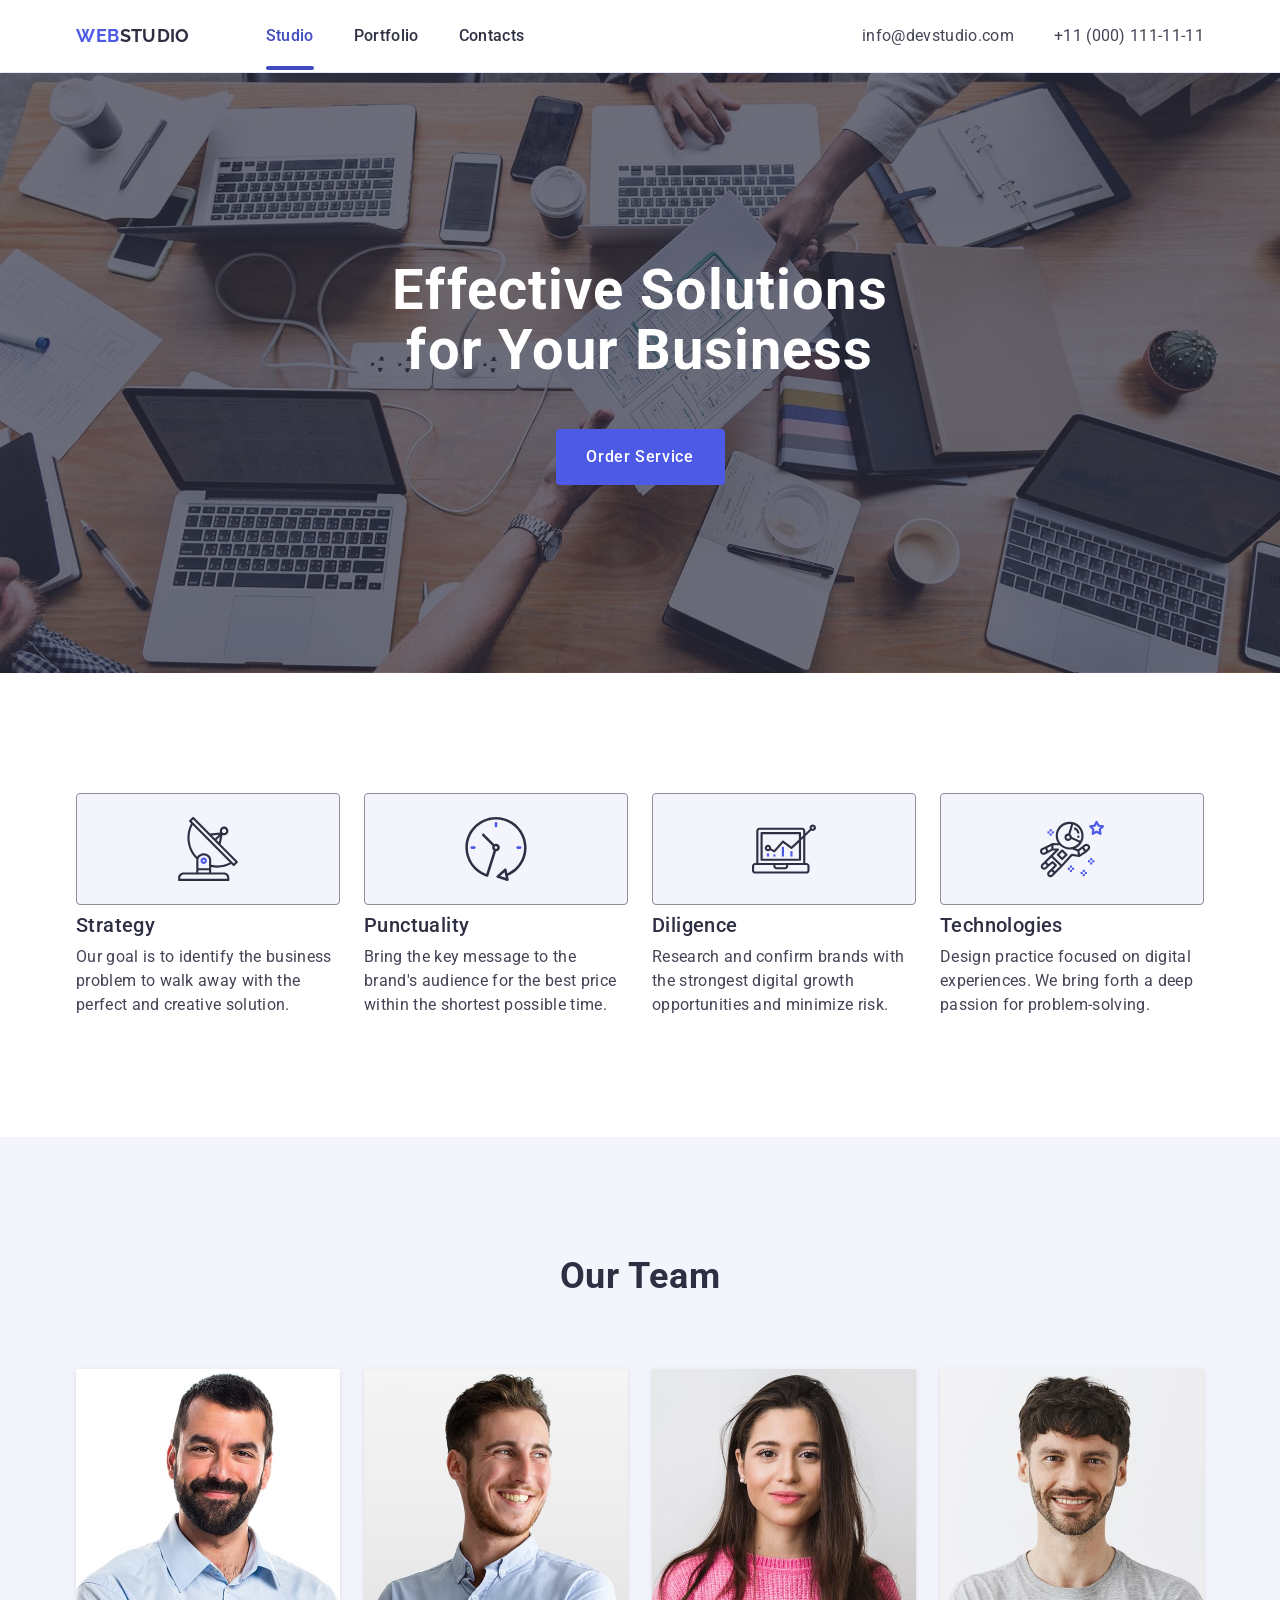
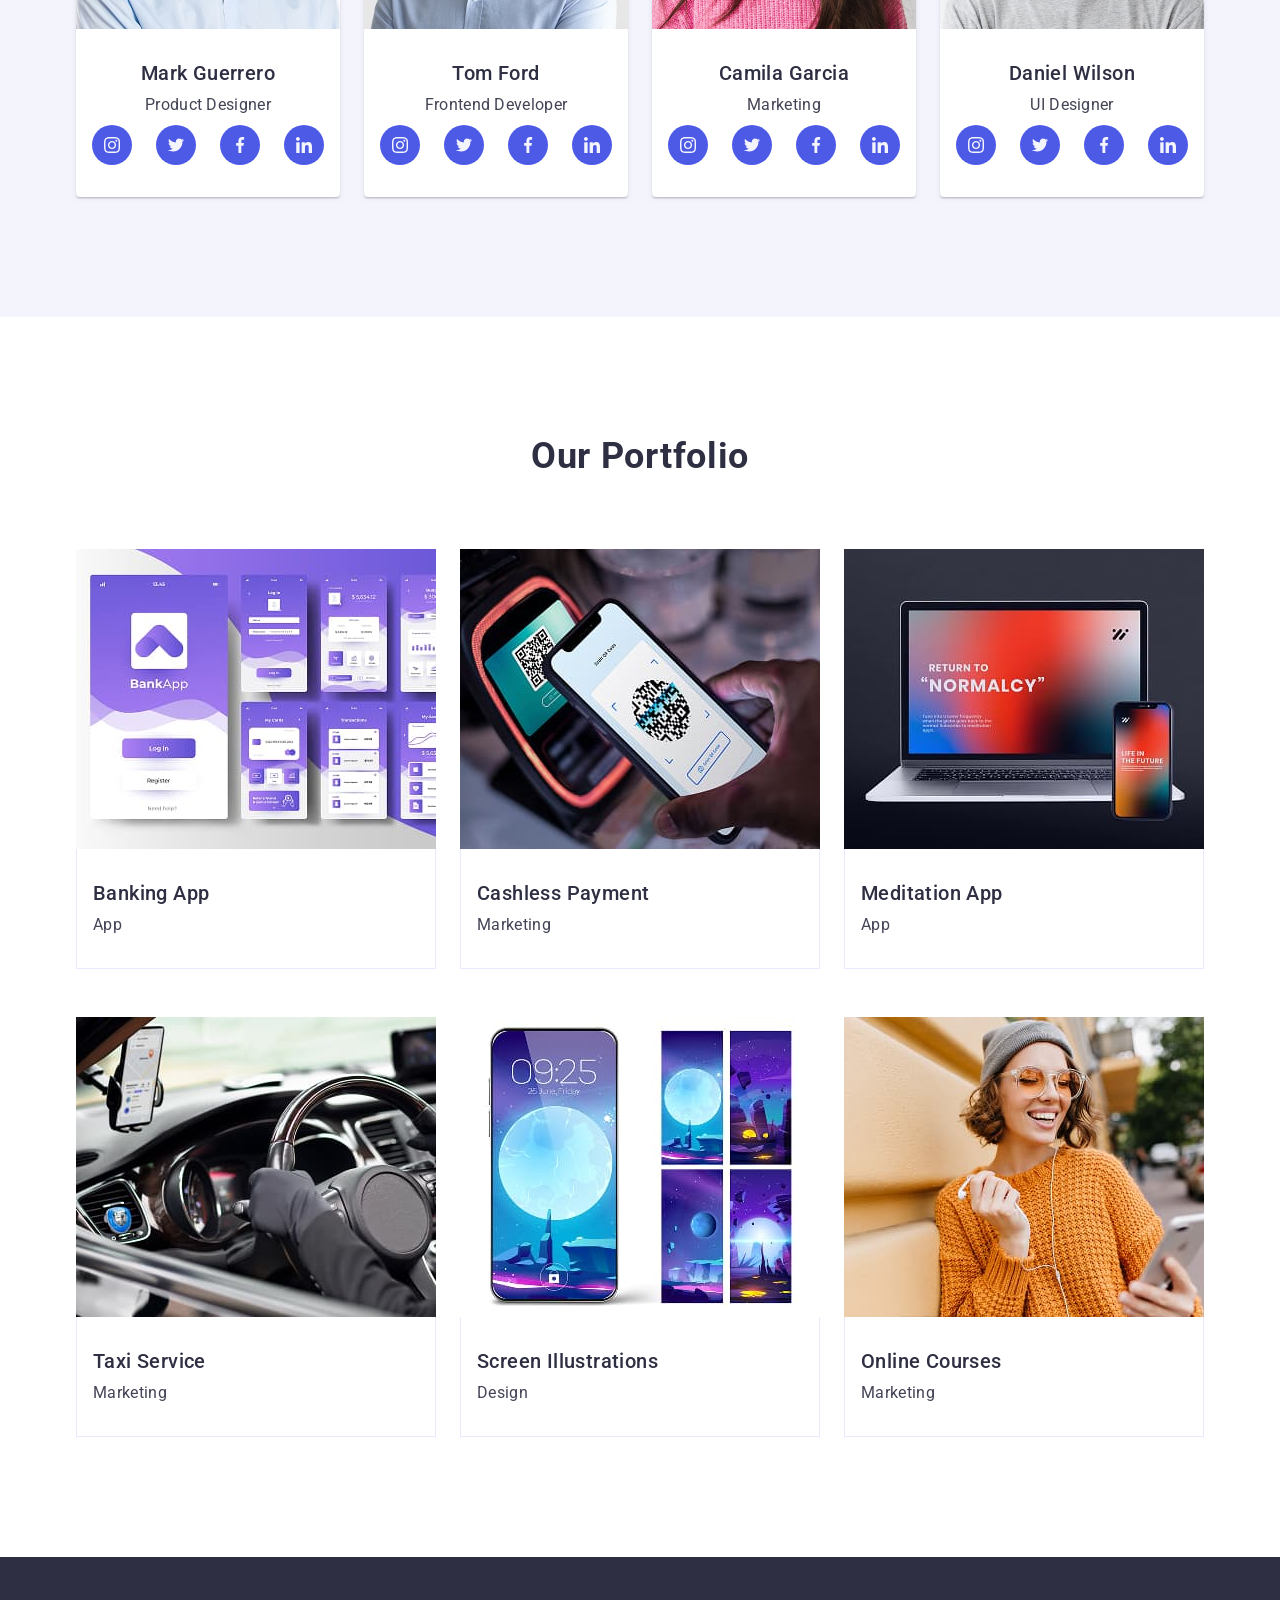
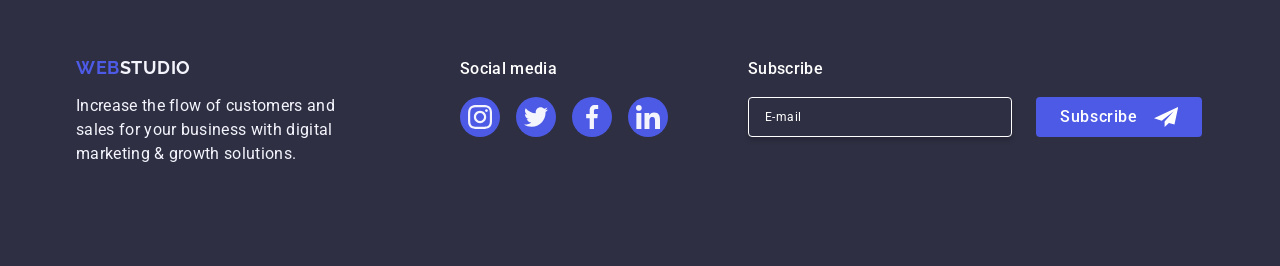
<file: index.html>
<!DOCTYPE html>
<html lang="en">
<head>
    <meta charset="UTF-8">
    <meta name="viewport" content="width=device-width, initial-scale=1.0">
    <title>WebStudio</title>
<link rel="preconnect" href="https://fonts.googleapis.com">
<link rel="preconnect" href="https://fonts.gstatic.com" crossorigin>
<link href="https://fonts.googleapis.com/css2?family=Raleway:wght@700&family=Roboto:wght@100..900&display=swap"
    rel="stylesheet">
<link rel="stylesheet" href="https://cdnjs.cloudflare.com/ajax/libs/modern-normalize/3.0.1/modern-normalize.min.css"
    integrity="sha512-q6WgHqiHlKyOqslT/lgBgodhd03Wp4BEqKeW6nNtlOY4quzyG3VoQKFrieaCeSnuVseNKRGpGeDU3qPmabCANg=="
    crossorigin="anonymous" referrerpolicy="no-referrer" />
    <link rel="stylesheet" href="./css/styles.css">
</head>
<body>
    
    
        <header class="header">
            <div class="container">
        <nav class="header-navigation">
            <a class="header-logo" href="./index.html">Web<span class="logo-header-studio">Studio</span></a>
            <ul class="header-links">
                <li>
                    <a class="header-link-studio current" href="./index.html">Studio</a>
                </li>
                <li>
                    <a class="header-link-studio" href="">Portfolio</a>
                </li>
                <li>
                    <a class="header-link-studio" href="">Contacts</a>
                </li>
            </ul>
        </nav>
        <address >
        <ul class="contacts">
            <li>
                <a class="contacts-lits" href="mailto:info@devstudio.com">info@devstudio.com</a>
            </li>
            <li>
                <a class="contacts-lits" href="tel:+110001111111">+11 (000) 111-11-11</a>
            </li>
        </ul>
        </address>
        </div>
    </header>
    <main>


        <section class="section hero">
            <div class="container">
            <h1 class="hero-title">Effective Solutions
            for Your Business</h1>
            <button class="hero-button" type="button" data-modal-open>Order Service</button>
            </div>
        </section>
        

        <section class="section philosophy">
            <div class="container">
            <h2 class="visually-hidden">Our philosophy</h2>
                    <ul class="philosophy-list">
                <li class="philosophy-column">
                    <div class="philosophy-icons">
                            <svg class="philosophy-icon" width="64" height="64">
                            <use href="./images/icons.svg#icon-antenna" ></use></svg></div>
                    <h3 class="philosophy-subtitle">Strategy</h3>
                    <p class="philosophy-text">Our goal is to identify the business
                    problem to walk away with the perfect and creative solution.</p>
                </li>
                <li class="philosophy-column">
                                        <div class="philosophy-icons">
                                                <svg class="philosophy-icon" width="64" height="64">
                                                <use href="./images/icons.svg#icon-clock"></use>
                                            </svg>
                                        </div>
                                    <h3 class="philosophy-subtitle">Punctuality</h3>
                    <p class="philosophy-text">Bring the key message to the brand's audience for the best price within the shortest possible time.</p>
                </li>
                <li class="philosophy-column">
                            <div class="philosophy-icons">
                            
                                <svg class="philosophy-icon" width="64" height="64">
                                    <use href="./images/icons.svg#icon-diagram" ></use>
                                </svg>
                            </div>
                                    <h3 class="philosophy-subtitle">Diligence</h3>
                    <p class="philosophy-text">Research and confirm brands with the strongest digital growth opportunities and minimize risk.</p>
                </li>
                <li class="philosophy-column">
                            <div class="philosophy-icons">
                            
                                <svg class="philosophy-icon" width="64" height="64">
                                    <use href="./images/icons.svg#icon-astronaut" ></use>
                                </svg>
                            </div>
                                    <h3 class="philosophy-subtitle">Technologies</h3>
                    <p class="philosophy-text">Design practice focused on digital experiences. We bring forth a deep passion for problem-solving.</p>
                </li>
            </ul>
            </div>
        </section>
        
        <section class="section team">
            <div class="container">
            <h2 class="team-title">Our Team</h2>
            <ul class="team-list">
            <li class="team-photo">
            <img class="photo" src="./images/1_img.jpg" width="264" height="260" alt="Photo Mark Guerrero">
                <div class="team-name">
                <h3 class="team-subtitle">Mark Guerrero</h3>
                <p class="team-text">Product Designer</p>
                        <ul class="social-media-list">
                            <li class="social-media-icons">
                                <a class="social-icon-link" href="">
                            <svg class="team-icon" width="16" height="16">
                            <use href="./images/icons.svg#instagram"></use></svg>
                                </a>
                            </li>
                        <li class="social-media-icons">
                            <a class="social-icon-link" href="">
                            <svg class="team-icon" width="16" height="16">
                            <use href="./images/icons.svg#twitter"></use></svg>
                            </a>
                        </li>
                        <li class="social-media-icons">
                            <a class="social-icon-link" href="">
                            <svg class="team-icon" width="16" height="16">
                            <use href="./images/icons.svg#facebook" ></use></svg>
                            </a>
                        </li>
                        <li class="social-media-icons">
                            <a class="social-icon-link" href="">
                            <svg class="team-icon" width="16" height="16">
                            <use href="./images/icons.svg#linkedin"></use></svg>
                            </a>
                        </li>
                        </ul>
                        </div>
                </li>
                <li class="team-photo">
                    <img class="photo" src="./images/2_img.jpg" width="264" height="260" alt="Photo Tom Ford">
                    <div class="team-name">
                    <h3 class="team-subtitle">Tom Ford</h3>
                    <p class="team-text">Frontend Developer</p>
                             <ul class="social-media-list">
                            <li class="social-media-icons">
                                <a class="social-icon-link" href="">
                                <svg class="team-icon" width="16" height="16">
                                <use href="./images/icons.svg#instagram"></use></svg>
                                </a>
                            </li>
                            <li class="social-media-icons">
                                <a class="social-icon-link" href="">
                                <svg class="team-icon" width="16" height="16">
                                <use href="./images/icons.svg#twitter"></use></svg>
                                </a>
                            </li>
                            <li class="social-media-icons">
                                <a class="social-icon-link" href="">
                                <svg class="team-icon" width="16" height="16">
                                <use href="./images/icons.svg#facebook"></use></svg>
                                </a>
                            </li>
                            <li class="social-media-icons">
                                <a class="social-icon-link" href="">
                                <svg class="team-icon" width="16" height="16">
                                <use href="./images/icons.svg#linkedin"></use></svg>
                                </a>
                            </li>
                        </ul>
                    </div>
                </li>
                <li class="team-photo">
                    <img class="photo" src="./images/3_img.jpg" width="264" height="260" alt="Photo Camila Garcia">
                    <div class="team-name">
                    <h3 class="team-subtitle">Camila Garcia</h3>
                    <p class="team-text">Marketing</p>
                        <ul class="social-media-list">
                            <li class="social-media-icons">
                                <a class="social-icon-link" href="">
                                <svg class="team-icon"  width="16" height="16">
                                <use href="./images/icons.svg#instagram"></use></svg>
                                </a>
                            </li>
                            <li class="social-media-icons">
                                <a class="social-icon-link" href="">
                                <svg class="team-icon" width="16" height="16">
                                <use href="./images/icons.svg#twitter"></use></svg>
                                </a>
                            </li>
                            <li class="social-media-icons">
                                <a class="social-icon-link" href="">
                                <svg class="team-icon" width="16" height="16">
                                <use href="./images/icons.svg#facebook"></use></svg>
                                </a>
                            </li>
                            <li class="social-media-icons">
                                <a class="social-icon-link" href="">
                                <svg class="team-icon" width="16" height="16">
                                <use href="./images/icons.svg#linkedin"></use></svg>
                                </a>
                            </li>
                        </ul>
                    </div>
                </li>
                <li class="team-photo">
                    <img class="photo" src="./images/4_img.jpg" width="264" height="260" alt="Photo Daniel Wilson">
                    <div class="team-name">
                    <h3 class="team-subtitle">Daniel Wilson</h3>
                    <p class="team-text">UI Designer</p>
                            <ul class="social-media-list">
                            <li class="social-media-icons">
                                <a class="social-icon-link" href="">
                                <svg class="team-icon" width="16" height="16">
                                <use href="./images/icons.svg#instagram"></use></svg>
                                </a>
                            </li>
                            <li class="social-media-icons">
                                <a class="social-icon-link" href="">
                                <svg class="team-icon" width="16" height="16">
                                <use href="./images/icons.svg#twitter"></use></svg>
                                </a>
                            </li>
                            <li class="social-media-icons">
                                <a class="social-icon-link" href="">
                                <svg class="team-icon" width="16" height="16">
                                <use href="./images/icons.svg#facebook"></use></svg>
                                </a>
                            </li>
                            <li class="social-media-icons">
                                <a class="social-icon-link" href="">
                            <svg class="team-icon" width="16" height="16">
                            <use href="./images/icons.svg#linkedin"></use></svg>
                            </a>
                            </li>
                            </ul>
                        </div>
                </li>
            </ul>
            </div>
        </section>

        
        <section class="section portfolio">
            <div class="container">
            <h2 class="portfolio-title">Our Portfolio</h2>
            <ul class="portfolio-list">
                <li class="portfolio-item">
                    <div class="box">
                    <img src="./images/img_portfolio_1.jpg" width="360" height="300" alt="App windows">
                    <p class="overlay-text">14 Stylish and User-Friendly App Design Concepts · Task Manager App · Calorie Tracker App ·
                        Exotic Fruit Ecommerce App ·
                        Cloud Storage App</p>
                </div>
                    <div class="portfolio-name">
                    <h3 class="portfolio-subtitle">Banking App</h3>
                    <p class="portfolio-text">App</p>
                    </div>
                </li>
                <li class="portfolio-item">
                    <div class="box">
                    <img src="./images/img_portfolio_2.jpg" width="360" height="300" alt="Reading QR code">
                        <p class="overlay-text">14 Stylish and User-Friendly App Design Concepts · Task Manager App · Calorie Tracker App ·
                            Exotic Fruit Ecommerce App ·
                            Cloud Storage App</p>
                    </div>
                    <div class="portfolio-name">
                    <h3 class="portfolio-subtitle">Cashless Payment</h3>
                    <p class="portfolio-text">Marketing</p>
                    </div>
                </li>
                <li class="portfolio-item">
                    <div class="box">
                        <img src="./images/img_portfolio_3.jpg" width="360" height="300" alt="Laptop and phone photo">
                        <p class="overlay-text">14 Stylish and User-Friendly App Design Concepts · Task Manager App · Calorie Tracker
                            App ·
                            Exotic Fruit Ecommerce App ·
                            Cloud Storage App</p>
                    </div>
                        <div class="portfolio-name">
                    <h3 class="portfolio-subtitle">Meditation App</h3>
                    <p class="portfolio-text">App</p>
                    </div>
                </li>
                <li class="portfolio-item">
                    <div class="box">
                    <img src="./images/img_portfolio_4.jpg" width="360" height="300" alt="Driving car">
                    <p class="overlay-text">14 Stylish and User-Friendly App Design Concepts · Task Manager App · Calorie Tracker
                        App ·
                        Exotic Fruit Ecommerce App ·
                        Cloud Storage App</p>
                    </div>
                    <div class="portfolio-name">
                    <h3 class="portfolio-subtitle">Taxi Service</h3>
                    <p class="portfolio-text">Marketing</p>
                    </div>
                </li>
                <li class="portfolio-item">
                    <div class="box">
                    <img src="./images/img_portfolio_5.jpg" width="360" height="300" alt="Mobile phone screens">
                    <p class="overlay-text">14 Stylish and User-Friendly App Design Concepts · Task Manager App · Calorie Tracker
                        App ·
                        Exotic Fruit Ecommerce App ·
                        Cloud Storage App</p>
                    </div>
                    <div class="portfolio-name">
                    <h3 class="portfolio-subtitle">Screen Illustrations</h3>
                    <p class="portfolio-text">Design</p>
                    </div>
                </li>
                <li class="portfolio-item">
                    <div class="box">
                    <img src="./images/img_portfolio_6.jpg" width="360" height="300" alt="Girl in glasses">
                    <p class="overlay-text">14 Stylish and User-Friendly App Design Concepts · Task Manager App · Calorie Tracker
                        App ·
                        Exotic Fruit Ecommerce App ·
                        Cloud Storage App</p>
                    </div>
                    <div class="portfolio-name">
                    <h3 class="portfolio-subtitle">Online Courses</h3>
                    <p class="portfolio-text">Marketing</p>
                    </div>
                </li>
            </ul>
            </div>
        </section>
    </main>

    <footer class="footer">
        <div class="container">
            <div class="footer-box">
        <a class="footer-logo" href="./index.html">Web<span class="logo-studio">Studio</span></a>
        <p class="footer-text">Increase the flow of customers and sales for your business with digital marketing & growth solutions.</p>
        </div>
        <div class="social-media-block" >
            <p class="social-media-title">Social media</p>
            <ul class="social-media-list">
                <li class="social-media-icons">
                    <a class="social-icon-link" href="">
                <svg class="team-icon" width="24" height="24">
                    <use href="./images/icons.svg#instagram"></use></svg>
                    </a>
                </li>
                <li class="social-media-icons">
                    <a class="social-icon-link" href="">
                <svg class="team-icon" width="24" height="24">
                    <use href="./images/icons.svg#twitter"></use></svg>
                </a>
                </li>
                <li class="social-media-icons">
                    <a class="social-icon-link" href="">
                <svg class="team-icon" width="24" height="24">
                    <use href="./images/icons.svg#facebook"></use></svg>
                    </a>
                </li>
                <li class="social-media-icons">
                    <a class="social-icon-link" href="">
                <svg class="team-icon" width="24" height="24">
                    <use href="./images/icons.svg#linkedin"></use></svg>
                    </a>
                </li>
            </ul>
        </div>
        <div class="subscribe">
            <p class="subscribe-text">Subscribe</p>
            <form class="subscribe-form" action="form" name="subscribe_form">
                <label class="subscribe-label" for="subscribe">
                <input class="subscribe-input" type="email" name="subscribe" placeholder="E-mail" id="subscribe">
                </label>
                <button class="subscribe-btn" type="submit">Subscribe
                    <svg class="icon-send" width="24" height="24">
                    <use href="./images/icons.svg#icon-icon-send"></use>
                    </svg>
                </button>
            </form>
        </div>
    </div>
    </footer>


    <div class="modal-overlay" data-modal>
    <div class="modal">
        <button class="modal-close-btn" type="button" data-modal-close>
            <svg class="close-icon" width="8" height="8">
            <use href="./images/icons.svg#icon-close"></use></svg>
        </button>
        <p class="modal-titel">Leave your contacts and we will call you back</p>
        <form class="modal-form">
            <div class="modal-input-field">
                <label class="label-name" for="user-name">Name</label>
                <div class="modal-field">
                    <input class="modal-input" type="text" name="user-name" id="user-name"/>
                    <svg class="input-icon" width="18" height="24">
                    <use href="./images/icons.svg#icon-person"></use></svg>
                </div>
            </div>
            <div class="modal-input-field">
            <label class="label-name" for="user_phone">Phone</label>
                <div class="modal-field">
                    <input class="modal-input" type="text" name="user_phone" id="user_phone"/>
                    <svg class="input-icon" width="18" height="24">
                    <use href="./images/icons.svg#icon-phon"></use></svg>
                </div>
            </div>
            <div class="modal-input-field">
            <label class="label-name" for="user_email">Email</label>
                <div class="modal-field">
                    <input class="modal-input" type="text" name="user_email" id="user_email"/>
                    <svg class="input-icon" width="18" height="24">
                    <use href="./images/icons.svg#icon-email"></use></svg>
                </div>
            </div>
            <div class="modal-input-textarea">
            <label class="label-name" for="user-comment">Comment</label>
            <textarea class="modal-textarea" name="user-comment" id="user-comment" placeholder="Text input"></textarea>
            </div>
            <div class="modal-checkbox">
                <input class="checkbox visually-hidden" type="checkbox" value="true" name="user-privacy" id="user-privacy"/>
                <label class="policy-text" for="user-privacy">
                    <span class="input-check">
                        <svg class="check-vector" width="10" height="8"><use href="./images/icons.svg#icon-Vector"></use></svg>
                    </span>&nbsp; I accept the terms and conditions of the &nbsp;<a class="policy-link"  href="">Privacy Policy </a></label>
                    </div>
            <button class="form-btn" type="submit">Send</button>
        </form>
    </div>
    </div>

<script src="./js/modal.js"></script>
</body>
</html>
</file>
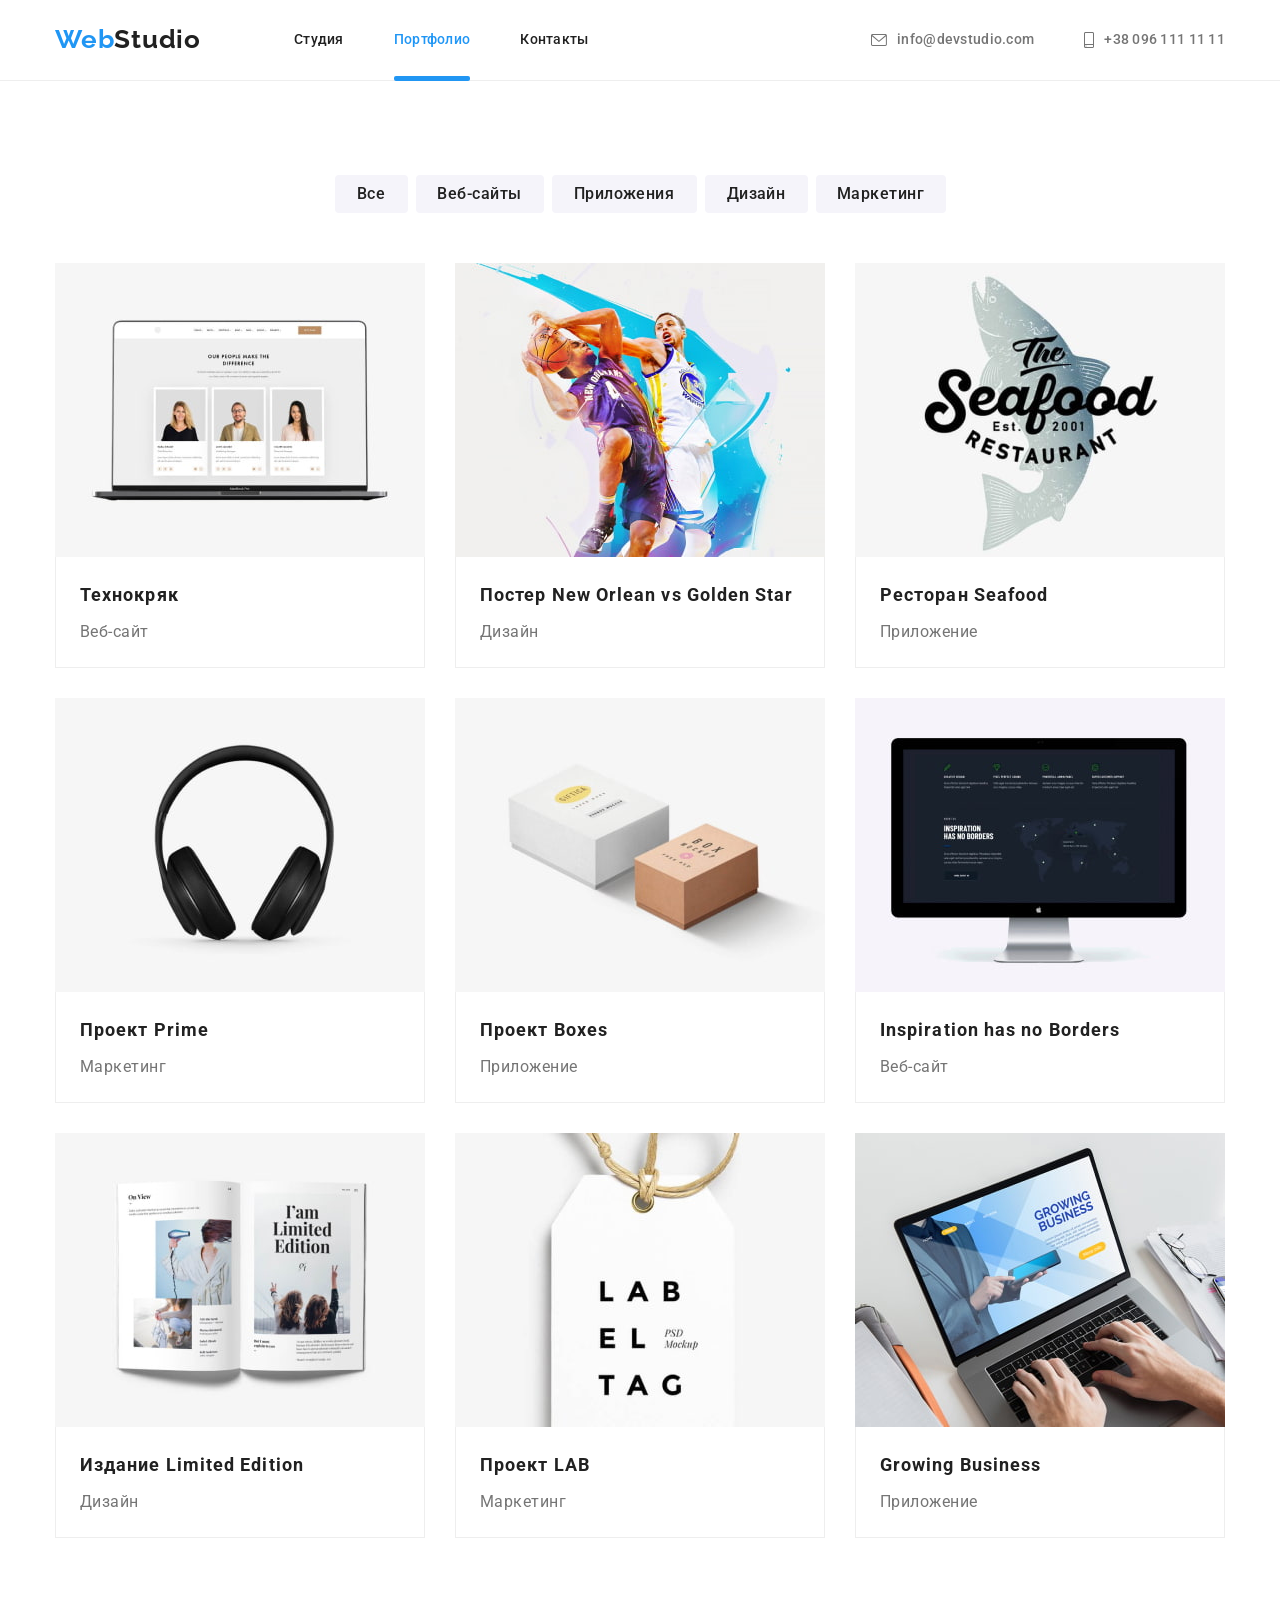
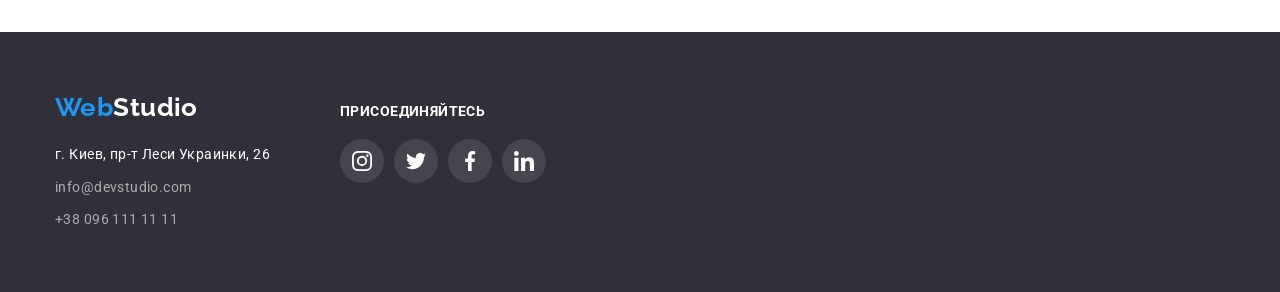
<file: portfolio.html>
<!DOCTYPE html> 
<html lang="ru">
<head>
    <meta charset="UTF-8">
    <link rel="preconnect" href="https://fonts.googleapis.com">
    <link rel="preconnect" href="https://fonts.gstatic.com" crossorigin>
    <link href="https://fonts.googleapis.com/css2?family=Raleway:wght@700&family=Roboto:wght@400;500;700;900&display=swap" rel="stylesheet">
    <link rel="stylesheet" href="https://cdnjs.cloudflare.com/ajax/libs/modern-normalize/1.1.0/modern-normalize.min.css">
    <link rel="stylesheet" href="./CSS/styles.css">
    <title>WebStudio</title>
</head>
<body>
<!--Шапка страницы-->
<header class="header">
    <div class="container">
    <!--Навигация-->
    <nav class="nav">
        <a class="nav-logo" href="WebStudio" lang="en">Web<span class="style-logo">Studio</span></a>
        <ul class="nav-list">
          <li class="nav-item"><a class="nav-link" href="./index.html">Студия</a></li>
          <li class="nav-item"><a class="nav-link current" href="">Портфолио</a></li>
          <li class="nav-item" ><a class="nav-link" href="">Контакты</a></li>
        </ul>
    <!--Контакты-->
    <ul class="contact-list">
        <li class="item">
                <a class="email" href="mailto:info@devstudio.com">
                <svg class="email-icon" width="16px"  height="12px">
                <use href="./images/symbol-defs.svg#envelope"></use>
                </svg>info@devstudio.com
                </a>
        </li>
        <li class="item">
                <a class="tel" href="tel:+380961111111">
                <svg class="tel-icon" width="10px"  height="16px"><use href="./images/symbol-defs.svg#smartphone"></use>
                </svg>+38 096 111 11 11
                </a>
        </li>
    </ul>
    </nav>
    </div>
</header>
    <!--Cекция-Фильтры и проэкты-->
    <main>
    <section class="section">
        <div class="container">
    <h1 hidden>Filters and projects</h1>
    <ul class="filters-list">
        <li  class="filter-item">
            <button class="filter all" type="button">Все</button>
        </li>
        <li class="filter-item">
            <button class="filter web" type="button">Веб-сайты</button>
        </li>
        <li class="filter-item">
            <button class="filter app" type="button">Приложения</button>
        </li>
        <li class="filter-item">
            <button class="filter design" type="button">Дизайн</button>
        </li>
        <li class="filter-item">
            <button class="filter marketing" type="button">Маркетинг</button>
        </li>
    </ul>
        <ul class="portfolio-list">
            <li class="portfolio-item">
                    <a  class="portfolio-link" href="">
                    <div class="portfolio-thumb">
                        <div class="portfolio-overlay">
                            <p class="posrtfolio-text">Ресурс предлагает комплексные предложения с разным уровнем функционала и сервисов. Все это позволит посетителю получить исчерпывающие сведения о компании или частном лице</p>
                        </div>
                            <img class="portflio-img" src="./images/img7.jpg" alt="Laptop with open web page">
                 </div>
                <div class="portfolio-block-titels">
                <h2 class="portfolio-titel">Технокряк</h2>
                <p class="portfolio-subtitel">Веб-сайт</p>
                </div>
                </a>
            </li>
            <li class="portfolio-item">
                    <a class="portfolio-link" href="">
                    <div class="portfolio-thumb">
                        <div class="portfolio-overlay">
                    <p class="posrtfolio-text">Ресурс предлагает комплексные предложения с разным уровнем функционала и сервисов. Все это позволит посетителю получить исчерпывающие сведения о компании или частном лице</p>
                        </div>
                    <img class="portflio-img" src="./images/img8.jpg" alt="Basketball players">
            </div>
                <div class="portfolio-block-titels">
                <h2 class="portfolio-titel">Постер New Orlean vs Golden Star</h2>
                <p class="portfolio-subtitel">Дизайн</p>
            </div>
                </a>
            </li>
            <li class="portfolio-item">
                    <a class="portfolio-link" href="">
                    <div class="portfolio-thumb">
                        <div class="portfolio-overlay">
                    <p class="posrtfolio-text">Ресурс предлагает комплексные предложения с разным уровнем функционала и сервисов. Все это позволит посетителю получить исчерпывающие сведения о компании или частном лице</p>
                        </div>
                    <img class="portflio-img" src="./images/img9.jpg" alt="Restaurante poster">
            </div>
                <div class="portfolio-block-titels">
                <h2 class="portfolio-titel">Ресторан Seafood</h2>
                <p class="portfolio-subtitel">Приложение</p>
            </div>
                </a>
            </li>
            <li class="portfolio-item">
                    <a class="portfolio-link" href="">
                    <div class="portfolio-thumb">
                        <div class="portfolio-overlay">
                    <p class="posrtfolio-text">Ресурс предлагает комплексные предложения с разным уровнем функционала и сервисов. Все это позволит посетителю получить исчерпывающие сведения о компании или частном лице</p>
                        </div>
                    <img class="portflio-img" src="./images/img10.jpg" alt="Earphones">
            </div>
                <div class="portfolio-block-titels">
                <h2 class="portfolio-titel">Проект Prime</h2>
                <p class="portfolio-subtitel">Маркетинг</p>
            </div>
                </a>
            </li>
            <li class="portfolio-item">
                    <a class="portfolio-link" href="">
                    <div class="portfolio-thumb">
                        <div class="portfolio-overlay">
                    <p class="posrtfolio-text">Ресурс предлагает комплексные предложения с разным уровнем функционала и сервисов. Все это позволит посетителю получить исчерпывающие сведения о компании или частном лице</p>
                        </div>
                    <img class="portflio-img" src="./images/img11.jpg" alt="Boxes">
                </div>  
                <div class="portfolio-block-titels">
                <h2 class="portfolio-titel">Проект Boxes</h2>
                <p class="portfolio-subtitel">Приложение</p>
            </div>
                </a>
            </li>
            <li class="portfolio-item">
                    <a class="portfolio-link" href="">
                    <div class="portfolio-thumb">
                        <div class="portfolio-overlay">
                    <p class="posrtfolio-text">Ресурс предлагает комплексные предложения с разным уровнем функционала и сервисов. Все это позволит посетителю получить исчерпывающие сведения о компании или частном лице</p>
                        </div>
                    <img class="portflio-img" src="./images/img12.jpg" alt="PC monitor">
                </div>
                <div class="portfolio-block-titels">
                <h2 class="portfolio-titel">Inspiration has no Borders</h2>
                <p class="portfolio-subtitel">Веб-сайт</p>
            </div>
                </a>
            </li>
            <li class="portfolio-item">
                    <a class="portfolio-link" href="">
                    <div class="portfolio-thumb">
                        <div class="portfolio-overlay">
                    <p class="posrtfolio-text">Ресурс предлагает комплексные предложения с разным уровнем функционала и сервисов. Все это позволит посетителю получить исчерпывающие сведения о компании или частном лице</p>
                        </div>
                    <img class="portflio-img" src="./images/img13.jpg" alt="Magazine pages">
            </div>
                <div class="portfolio-block-titels">
                <h2 class="portfolio-titel">Издание Limited Edition</h2>
                <p class="portfolio-subtitel">Дизайн</p>
            </div>
                </a>
            </li>
            <li class="portfolio-item">
                    <a class="portfolio-link" href="">
                    <div class="portfolio-thumb">
                        <div class="portfolio-overlay">
                    <p class="posrtfolio-text">Ресурс предлагает комплексные предложения с разным уровнем функционала и сервисов. Все это позволит посетителю получить исчерпывающие сведения о компании или частном лице</p>
                        </div>
                    <img class="portflio-img" src="./images/img14.jpg" alt="Label tag">
                </div>        
                <div class="portfolio-block-titels">
                <h2 class="portfolio-titel">Проект LAB</h2>
                <p class="portfolio-subtitel">Маркетинг</p>
            </div>
                </a>
            </li>
            <li class="portfolio-item">
                    <a class="portfolio-link" href="">
                    <div class="portfolio-thumb">
                        <div class="portfolio-overlay">
                    <p class="posrtfolio-text">Ресурс предлагает комплексные предложения с разным уровнем функционала и сервисов. Все это позволит посетителю получить исчерпывающие сведения о компании или частном лице</p>
                        </div>
                    <img class="portflio-img" src="./images/img15.jpg" alt="Work on laptop">
            </div>
                <div class="portfolio-block-titels">
                <h2 class="portfolio-titel">Growing Business</h2>
                <p class="portfolio-subtitel">Приложение</p>
            </div>
                </a>
            </li>
        </ul>
    </div>
    </section>
</main>
    <!--Footer-->
    <footer class="footer">
        <div class="container">
        <div class="footer-main">
        <a class="footer-logo" href="WebStudio" lang="en">Web<span class="style">Studio</span></a>
        <address class="footer-address">
        <ul class="address-list">
            <li class="address-item">
                <a class="address" href="https://www.google.com.ua/maps/place/Lesi+Ukrainky+Blvd,+26,+Kyiv,+02000/@50.4265807,30.5361971,17z/data=!3m1!4b1!4m5!3m4!1s0x40d4cf0e033ecbe9:0x57a4dffefec77da0!8m2!3d50.4265807!4d30.5383859?hl=en" target="_blank" rel="noreferrer noopener">г. Киев, пр-т Леси Украинки, 26</a>
            </li>
            <li class="address-item">
                <a class="footer-email" href="mailto:info@devstudio.com">info@devstudio.com</a>
            </li>
            <li class="address-item">
                <a class="footer-tel" href="tel:+380961111111">+38 096 111 11 11</a>
            </li>
        </ul>
        </address>
        </div>
        <div class="social-links">
            <p class="social-links-titel">присоединяйтесь</p>
                  <ul class="social-links-list">
            <li class="social-link-icon">
                <a class="links-icon instagram" href="">
                <svg class="svg-icon"  width="20px" height="20px"><use href="images/symbol-defs.svg#instagram"></use> </svg>
                </a>
            </li>
            <li class="social-link-icon">
                <a class="links-icon" href="">
                <svg class="svg-icon"  width="20px" height="20px"><use href="images/symbol-defs.svg#twitter"></use> </svg>
                </a>
            </li>
            <li class="social-link-icon">
                <a class="links-icon" href="">
                <svg class="svg-icon" width="20px" height="20px"><use href="images/symbol-defs.svg#facebook"></use> </svg>
                </a>
            </li>
            <li class="social-link-icon">
                <a class="links-icon" href="">
                <svg class="svg-icon" width="20px" height="20px"><use href="images/symbol-defs.svg#linkedin"></use> </svg>
                </a>
            </li>
            </ul>
        </div>
    </div>
    </footer>
    </body>
    </html>
</file>
<file: css/styles.css>
h1,h2,h3,h4,h5,h6,
p,ul {
    margin-top: 0;
    margin-bottom: 0;
}
body {
    font-family: "Roboto", sans-serif;
    font-size:  16px;
    line-height: 1.5;
    letter-spacing: 2%;
    color: #434455;
    background-color: #FFFFFF;
}

ul{
    list-style: none;
    color: #434455;
    padding-left: 0;
}
a {
    text-decoration: none;
    color: #434455;
}
a:hover,
a:focus {
    color: #404bbf;
}
button:hover,
button:focus {
    cursor: pointer;
    color: #FFFFFF;
    font-weight: 500;  
    background-color: #404BBF;
}
h2 {
    font-size: 36;
    font-weight: 700;
    line-height: 1.11;
}
h3 {
    font-size: 20px;
    letter-spacing: 0.02em;
    font-weight: 500;
    line-height: 1.2;
    color: #2e2f42;
}
img {
    display: block;
    max-width: 100%;
}
.visually-hidden {
    position: absolute;
    width: 1px;
    height: 1px;
    margin: -1px;
    border: 0;
    padding: 0;

    white-space: nowrap;
    clip-path: inset(100%);
    clip: rect(0 0 0 0);
    overflow: hidden;
}

.container {
    width: 1158px;
    margin: 0 auto;
    padding: 0 15px;
}
.header .container{
    display: flex;
    justify-content: space-between;
}
.header {
    border-bottom: 1px solid #E7E9FC;
    box-shadow:0px 2px 1px rgba(46, 47, 66, 0.08),
        0px 1px 1px rgba(46, 47, 66, 0.16),
      0px 1px 6px rgba(46, 47, 66, 0.08);
}
.header-logo {
    color: #4d5ae5;
    font-family: 'Raleway', sans-serif;
    font-size: 18px;
    line-height: 1.17;
    letter-spacing: 0.03em;
    font-weight: 700;
    text-transform: uppercase;
    padding: 24px 0;
    margin-right: 76px;
}
.logo-header-studio {
    color: #2e2f42;
    font-weight: 700;
    letter-spacing: 0.02em;
}
.header-navigation{
    display: flex;
    align-items: center;
}
.header-link-studio:hover,
.header-link-studio:focus{
    box-shadow: 0px 2px 1px rgba(46, 47, 66, 0.08),
        0px 1px 1px rgba(46, 47, 66, 0.16),
        0px 1px 6px rgba(46, 47, 66, 0.08);
}
.header-links{
    display: flex;
    gap: 40px;
    line-height: 1.5;
    font-weight: 500;
    letter-spacing: 0.02em;
    align-items: center;
}
.header-links .current{
    transition: color 250ms cubic-bezier(0.4, 0, 0.2, 1);
    color: #404bbf;
    position: relative;
}
.header-links .current::after{
    content: "";
    position: absolute;
    left: 0;
    bottom: -1px;
    display: block;
    border-radius: 2px;
    width: 48px;
    height: 4px;
    background-color: #404bbf;
}
.header-link-studio {
    color: #2e2f42;
    padding: 24px 0;
}
.contacts{
    display: flex;
    gap: 40px;
    font-style: normal;
    justify-content: flex-end;
    align-items: baseline;
    padding-top: 24px;
    padding-bottom: 24px;
}
.contacts-lits{
    letter-spacing: 0.02em;
    transition: color 250ms cubic-bezier(0.4, 0, 0.2, 1);
}

.hero {
    max-width: 1440px;
    margin: 0 auto;
    padding: 188px 0;
    background-color: #2E2F42;
    text-align: center;
    background-image: linear-gradient(to bottom, rgba(46, 47, 66, 0.7), rgba(46, 47, 66, 0.7)),
    url(../images/people-office.jpg);    
    background-size: cover;
    background-position: center;
    background-repeat: no-repeat;
}
.hero-title{
    font-size: 56px;
    font-weight: 700;
    line-height: 1.07;
    letter-spacing: 0.02em;
    color: #FFFFFF;
    max-width: 496px;
    margin: 0 auto;
    margin-bottom: 48px;
}
.hero-button{
    display: block;
    min-width: 169px;
    height: 56px;
    border: none;
    border-radius: 4px;
    cursor: pointer;
    font-family: "Roboto", sans-serif;
    font-weight: 500;
    font-size: 16px;
    line-height: 1.5;
    letter-spacing: 0.04em;
    background-color: #4d5ae5;
    color: #FFFFFF;
    margin: 0 auto;
    transition: background-color 250ms cubic-bezier(0.4, 0, 0.2, 1);
}

.philosophy {
    padding: 120px 0;
    border-radius: 0;
}
.philosophy-list {
    display: flex;
    gap: 24px;
}
.philosophy-column{
    flex-basis: calc((100% - 3 * 24px) / 4);
}
.philosophy-icons{
    display: flex;
    align-items: center;
        justify-content: center;
        height: 112px;
        background-color: #f4f4fd;
        border-radius: 4px;
        border: 1px solid #8e8f99;
        margin-bottom: 8px;
}
.philosophy-subtitle{
    margin-bottom: 8px;
}
.philosophy-text{
    line-height: 1.5;
    letter-spacing: 0.02em;
}


.team{
    padding: 120px 0;
    background-color: #F4F4FD;
}
.team-name{
    padding: 32px 0;
    text-align: center;
}
.team-title{
    margin-bottom: 72px;
}
.team-list {
    display: flex;
    gap: 24px;
    flex-basis: calc((100% - 3 * 24px) / 4);  
}
.team-photo{
    border-radius: 0 0 4px 4px;
    box-shadow: 0 2px 1px 0 rgba(46, 47, 66, 0.08), 0 1px 1px 0 rgba(46, 47, 66, 0.16), 0 1px 6px 0 rgba(46, 47, 66, 0.08);
    background-color: #FFFFFF;
    border-radius: 0px 0px 4px 4px;
}
.team-title{
    font-size: 36px;
    line-height: 1.11;
    text-align: center;
    letter-spacing: 0.02em;
    text-transform: capitalize;
    color: #2e2f42;
}
.team-subtitle{
    font-size: 20px;
    line-height: 1.2;
    letter-spacing: 0.02em;
    color: #2e2f42;
    margin-bottom: 8px;
}
.team-text{
    font-size: 16px;
    line-height: 1.5;
    letter-spacing: 0.02em;
    margin-bottom: 8px;
}
.social-media-list {
        display: flex;
        align-items: center;
        justify-content: center;
        gap: 24px;
        padding: 0;
}
.social-media-icons{
    width: 40px;
    height: 40px;
}
.team-icon{
    fill: #f4f4fd;
}
.social-icon-link{
    width: 100%;
    height: 100%;
    background-color: #4d5ae5;
    border-radius: 50%;
    display: flex;
    align-items: center;
    justify-content: center;
    transition: background-color 250ms cubic-bezier(0.4, 0, 0.2, 1);
}
.social-icon-link:hover,
.social-icon-link:focus{
    background-color: #404bbf;
}

.portfolio{
    padding: 120px 0 120px 0;
}
.box{
    position: relative;
    width: 360px;
    height: 300px;
    margin: 0 auto;
    overflow: hidden;
    transform: translateY(0%);
}

.overlay-text{
    position: absolute;
    top: 0;
    font-size: 16px;
    line-height: 1.5;
    letter-spacing: 0.02em;
    color: #F4F4FD; 
    margin: 0;
    padding: 40px 32px;
    background-color: #4d5ae5;
    width: 100%;
    height: 100%;
    transform: translatey(100%);
    transition: transform 250ms cubic-bezier(0.4, 0, 0.2, 1);
}
.portfolio-item:hover .overlay-text{
    transform: translatey(0);
}
.portfolio-title {
    font-size: 36px;
    line-height: 1.11;
    text-align: center;
    letter-spacing: 0.02em;
    text-transform: capitalize;
    color: #2e2f42;
    margin-bottom: 72px;
}
.portfolio-list{
    display: flex;
    flex-wrap: wrap;
    column-gap: 24px;
    row-gap: 48px;
    flex-basis: calc((100% - 48px) / 3);
}
.portfolio-item{
    transition: box-shadow 250ms cubic-bezier(0.4, 0, 0.2, 1);
}
.portfolio-item:hover,
.portfolio-item:focus{
    transform: translateY(0%);
    box-shadow: 0 2px 1px 0 rgba(46, 47, 66, 0.08), 0 1px 1px 0 rgba(46, 47, 66, 0.16), 0 1px 6px 0 rgba(46, 47, 66, 0.08);
}
.portfolio-name{
    width: 360px;
    height: 120px;
    padding: 32px 16px;
    border-top: 0;
    border-right: 1px solid #E7E9FC;
    border-bottom: 1px solid #E7E9FC;
    border-left: 1px solid #E7E9FC;
}
.portfolio-subtitle{
    font-size: 20px;
    line-height: 1.2;
    letter-spacing: 0.02em;
    color: #2e2f42;
    margin-bottom: 8px
}
.portfolio-text{
    letter-spacing: 0.02em;
}

.footer{
    padding: 100px 0;
    background-color:#2E2F42;
}
.footer-logo {
    display: inline-block;
    margin-bottom: 16px;
    font-family: 'Raleway', sans-serif;
    font-size: 18px;
    line-height: 1.17;
    text-transform: uppercase;
    font-weight: 700;
    color: #4d5ae5;
    letter-spacing: 0.03em;
    }
.logo-studio{
    color: #f4f4fd;
}
.footer-text{
    letter-spacing: 0.02em;
    color:#F4F4FD;
    width: 264px;
}

.footer .container{
    display: flex;
    align-items: baseline;
}
.footer-box{
    margin-right: 120px;
}
.social-media-title{
    font-weight: 500;
    font-size: 16px;
    line-height: 1.5;
    letter-spacing: 0.02em;
    color: #FFFFFF;
    margin-bottom: 16px;
}
.footer .social-media-list {
    gap: 16px;
    padding: 0;
    margin-left: 0;
}
.footer .social-icon-link:hover,
.footer .social-icon-link:focus{
    background-color: #31d0aa;
}
.social-media-block{
    margin-right: 80px;
}
.subscribe-form{
    display: flex;
    gap:24px;
}
.subscribe-text{
    font-weight: 500;
    font-size: 16px;
    line-height: 1.5;
    letter-spacing: 0.02em;
    color: #FFFFFF;
    margin-bottom: 16px;
}
.subscribe-input{
    padding: 8px;
    border: 1px solid #FFFFFF;
    border-radius: 4px;
    width: 264px;
    height: 40px;
    box-shadow: 0 4px 4px 0 rgba(0, 0, 0, 0.15);
    background-color: transparent;
    font-size: 12px;
    line-height: 2;
    letter-spacing: 0.04em;
    padding-left: 16px;
    color: #ffffff;
}
.subscribe-input::placeholder{
    color: #FFFFFF;
    font-weight: 400;
    font-size: 12px;
    line-height: 2;
    letter-spacing: 0.04em;
}
.subscribe-btn{
        min-width: 165px;
        height: 40px;
        border: none;
        border-radius: 4px;
        padding: 8px 24px;
        cursor: pointer;
        background-color: #4d5ae5;
        font-family: "Roboto", sans-serif;
        font-weight: 500;
        font-size: 16px;
        line-height: 1.5;
        letter-spacing: 0.04em;
        color: #FFFFFF; 
        display: flex;
        align-items: center;
        justify-content: center;
        transition: background-color 250ms cubic-bezier(0.4, 0, 0.2, 1);
}
.subscribe-btn:hover,
.subscribe-btn:focus{
    background-color: #31d0aa;
}
.icon-send{
    fill: #FFFFFF;
    margin-left: 16px;

}
.modal-overlay{
    width: 100%;
    height: 100%;
    position: fixed;
    top:0;
    z-index: 999;
    background-color: rgba(46, 47, 66, 0.4);
    opacity: 0;
    visibility: hidden;
    pointer-events: none;
    transition: opacity 250ms cubic-bezier(0.4, 0, 0.2, 1), visibility 250ms cubic-bezier(0.4, 0, 0.2, 1);
}
.is-open {
    opacity: 1;
    visibility: visible;
    pointer-events: auto;
}
.modal-overlay:not(.is-open) .modal {
    transform: translate(-50%, -50%) scale(1.5);
}
.modal{
    width: 408px;
    min-height: 584px;
    border-radius: 4px;
    box-shadow: 0 1px 1px 0 rgba(0, 0, 0, 0.14), 0 1px 3px 0 rgba(0, 0, 0, 0.12), 0 2px 1px 0 rgba(0, 0, 0, 0.2);
    background: #fcfcfc;
    padding-top: 72px;
    padding-left: 24px;
    padding-right: 24px;
    padding-bottom: 24px;
    position: absolute;
    top: 50%;
    left: 50%;
    transform: translate( -50%, -50% );
    transition: transform 250ms cubic-bezier(0.4, 0, 0.2, 1);
}
.modal-close-btn{
    width: 24px;
    height: 24px;
    border-radius: 50%;
    background-color: #E7E9FC;
    border: 1px solid rgba(0, 0, 0, 0.1);
    position: absolute;
    top: 24px;
    right: 24px;
    display: flex;
    align-items: center;
    justify-content: center;
    padding: 0;
    fill: #2E2F42;
    cursor: pointer;
    transition: background-color 250ms cubic-bezier(0.4, 0, 0.2, 1), border 250ms cubic-bezier(0.4, 0, 0.2, 1);
}
.close-icon {
    transition: fill 250ms cubic-bezier(0.4, 0, 0.2, 1);
}
.modal-close-btn:hover,
.modal-close-btn:focus{
    border: none;
    fill: #ffffff;
}

.modal-titel{
    font-weight: 500;
    font-size: 16px;    
    line-height: 1.5;
    letter-spacing: 0.02em;
    text-align: center;
    color: #2E2F42;
    margin-bottom: 16px;
}
.modal-form{
    display: flex;
    flex-direction: column;
}
.label-name {
    font-weight: 400;
    font-size: 12px;
    line-height: 1.17;
    letter-spacing: 0.04em;
    color: #8e8f99;
    padding-top: 0px;
    display: block;
    margin-bottom: 4px;
}
.modal-input-field{
    margin-bottom: 8px;
}
.modal-field {
    position: relative;
}
.modal-input{
    border-radius: 4px;
    width: 100%;
    height: 40px;
    border: 1px solid rgba(46, 47, 66, 0.4);
    padding-left: 34px;
    background-color: transparent;
    padding-left: 38px;
    outline: transparent;
    transition: border-color 250ms cubic-bezier(0.4, 0, 0.2, 1);
}
.input-icon {
    fill: #2e2f42;
    position: absolute;
    left: 16px;
    top: 50%;
    transform: translateY(-50%);
    transition: fill 250ms cubic-bezier(0.4, 0, 0.2, 1);
}
.modal-input:hover,
.modal-input:focus{
    border-color: #4D5AE5;
}
.modal-input:hover + .input-icon,
.modal-input:focus + .input-icon{
    fill:#4d5ae5;
}
.modal-input-textarea{
    margin-bottom: 16px;
}
.modal-textarea::placeholder{
    padding-left: 16px;
    padding-top: 8px;
    font-weight: 400;
    font-size: 12px;
    line-height: 1.17;
    letter-spacing: 0.04em;
    color: rgba(0, 0, 0, 0.1);
}
.modal-textarea{
    border-radius: 4px;
    border: 1px solid rgba(46, 47, 66, 0.4);
    background-color: transparent;
    padding: 8px 16px;
    outline: transparent;
    transition: border-color 250ms cubic-bezier(0.4, 0, 0.2, 1);
    width: 360px;
    height: 120px;
    resize: none;
    font-size: 12px;
    line-height: 1.17;
    letter-spacing: 0.04em;
    color: rgba(46, 47, 66, 0.4);
}
.modal-textarea:hover,
.modal-textarea:focus{
    border-color: #4D5AE5;
}
.input-check{
    width: 16px;
    height: 16px;
    border-radius: 2px;
    border: 1px solid rgba(46, 47, 66, 0.4);
    fill: transparent;
    transition: background-color 250ms cubic-bezier(0.4, 0, 0.2, 1), border 250ms cubic-bezier(0.4, 0, 0.2, 1), fill 250ms cubic-bezier(0.4, 0, 0.2, 1);
    display: inline-flex;
    align-items: center;
    justify-content: center;
}
.check-vector{
    fill: #f4f4fd;
}
.checkbox:checked + .policy-text .input-check{
    background-color: #404BBF;
    border-radius: 2px;
    border: 1px solid #404BBF;
    border: none;
    fill: #F4F4FD;
}

.policy-link{
    color: #4d5ae5;
    line-height: 1.33%;
    text-decoration: underline;
    text-decoration-skip-ink: none;
}
.policy-text{
    font-weight: 400;
    font-size: 12px;
    line-height: 1.17;
    letter-spacing: 0.04em;
    color: #8e8f99;
}
.modal-checkbox{
    margin-bottom: 24px;
}
.form-btn{
    border-radius: 4px;
    padding: 16px 32px;
    min-width: 169px;
    height: 56px;
    box-shadow: 0 4px 4px 0 rgba(0, 0, 0, 0.15);
    background-color: #4d5ae5;
    border: none;
    cursor: pointer;
    margin: 0 auto;
    font-weight: 500;
    font-size: 16px;
    line-height: 1.5;
    letter-spacing: 0.04em;
    text-align: center;
    color: #FFFF;
    transition: background-color 250ms cubic-bezier(0.4, 0, 0.2, 1);
}
</file>
<file: CSS/styles.css>
:root{
    --main-font: 'Roboto', sans-serif;
    --blue-color: #2196F3;
    --titels-color: #212121;
    --text-color: #757575;
    --white-color: #ffffff;
    --address-color: rgba(255, 255, 255, 0.6);
    --background-team: #F5F4FA;
    --shadow-color: rgba(0, 0, 0, 0.15);
    --background-hero-section: #2F303A;
    --border-color: #EEEEEE;
    --filter-background-color: #F5F4FA;
    --border-color-icon: #AFB1B8;
    --portfolio-background-color: rgba(33, 150, 243, 0.9);
    --section-do: rgba(47, 48, 58, 0.8);
}
/*убираю стили по умолчание*/
h1,
h2,
h3,
h4,
h5,
h6,
p {  
    margin: 0px;
    padding: 0px;
}

ul{
    padding: 0px;
    padding-inline-start: 0px;
    margin: 0px;
    list-style-type: none;
}

a{
    text-decoration: none;
}
img{
    display: block;
    max-width: 100%;
    height: auto;
}

/*стиль для body*/
.container{
  width: 1200px;
  padding-left: 15px;
  padding-right: 15px;
  margin-left: auto;
  margin-right: auto;
}

body{
    font-family: var(--main-font);
    color: var(--text-color);
    font-size: 14px;
    line-height: 1.71;
    letter-spacing: 0.03em;
    }

/*стиль логотипа*/
header{
    border-bottom: 1px solid var(--border-color);
}
.nav-logo{
    padding: 24px 0px 25px 0px;
    text-decoration: none;
    font-family: Raleway;
    font-weight: 700;
    font-size: 26px;
    line-height: 1.19;
    letter-spacing: 0.03em;
    color: var(--blue-color)
}

.style-logo{
    color: var(--titels-color);
}

/*стиль навигации*/
.nav{
    display: flex;
    align-items: center;

    font-weight: 500;
    font-size: 14px;
    line-height: 1.14;
    letter-spacing: 0.02em;
      }
.nav-list{
     display: flex;
     margin-left: 93px;
    }
.nav-list .nav-item + .nav-item{
    margin-left: 50px;
}
.nav-link{
    display: block;
    padding-top: 32px;
    padding-bottom: 32px;

    color: var(--titels-color);
}
.contact-list{
    display: flex;
    align-items: center;
    margin-left: auto;
}
.contact-list .item + .item{
    margin-left: 50px;
}

.current{
    position: relative;
    color: var(--blue-color);
}

.nav-link.current::after{
    content: "";
    position: absolute;
    left: 0;
    bottom: -1px;
    display: block;
    width: 100%;
    height: 5px;

    background-color: var(--blue-color);

  
    transition: transform 250ms cubic-bezier(0.4, 0, 0.2, 1);
}

.nav-link.current:hover::after,
.nav-link.current:focus::after{
    transform: scaleX(1);
}

.nav-item{
    transition: color 250ms cubic-bezier(0.4, 0, 0.2, 1),
    background-color 250ms cubic-bezier(0.4, 0, 0.2, 1);
}

.nav-item :hover,
.nav-item :focus{
    color: var(--blue-color);
    background-color: var(--white-color);
}

.email,
.tel{
    display: flex;
    align-items: center;
    font-weight: 500;
    font-size: 14px;
    line-height: 1.14;
    letter-spacing: 0.02em;
    color:var(--text-color);
    fill: var(--text-color);  
    }

.tel-icon,
.email-icon{
    margin-right: 10px;
} 

.contact-list{
    transition: fill 250ms cubic-bezier(0.4, 0, 0.2, 1),
    background-color 250ms cubic-bezier(0.4, 0, 0.2, 1),
    color 250ms cubic-bezier(0.4, 0, 0.2, 1);
}

.contact-list :hover,
.contact-list :focus{
    fill: var(--blue-color);
    color: var(--blue-color);
    background-color: var(--white-color);
}

/* стили секция герой*/
.hero-section{
    padding-top: 200px;
    padding-bottom: 200px;
    background-color: var(--background-hero-section);
    max-width: 1600px;
    height: 600px;
    margin-left: auto;
    margin-right: auto;
    background-image: linear-gradient(to right, 
    rgba(47,48,58,0.4),
    rgba(47,48,58,0.4)),
    url("../images/mainpic.jpg");
    background-repeat: no-repeat;
    background-size: cover;
}

.hero-titel{
    width: 696px;
    height: 120px;
    margin-left: auto;
    margin-right: auto;
    margin-bottom: 30px;

    font-family: 'Roboto', sans-serif;
    font-weight: 900;
    font-size: 44px;
    line-height: 1.36;
    text-align: center;
    letter-spacing: 0.06em;
    text-transform: uppercase;
    color: var(--white-color);
    }

.hero-button{
    display: block;
    min-width: 200px;
    height: 50px;
    padding: 4px;
    margin-left: auto;
    margin-right: auto;

    font-weight: bold;
    font-size: 16px;
    line-height: 1.87;
    align-items: center;
    text-align: center;
    letter-spacing: 0.06em;
    color: var(--white-color);
    background-color: var(--blue-color);
    border: 0px;
    border-radius: 4px;
    cursor: pointer
}

.backdrop{
    position: fixed;
    top: 0;
    left: 0;
    z-index: 1;
    width: 100%;
    height: 100%;

    background-color: rgba(0, 0, 0, 0.2);

    opacity: 1;
    transition: opacity 250ms cubic-bezier(0.4, 0, 0.2, 1);
}

.backdrop.is-hidden{
    opacity: 0;
    pointer-events: none;
}

.backdrop.is-hidden .modal{
    transform: translate(-50%, -50%) scale(0.2);
}

.modal{
    position: absolute;
    top:50%;
    left: 50%;
   
    min-width: 528px;
    min-height: 581px;

    background-color: var(--white-color);

    transform: translate(-50%, -50%) scale(1);
    transition: transform 250ms cubic-bezier(0.4, 0, 0.2, 1);
}

.hero-button-close{
    position: absolute;
    top: 0;
    right: 0;
    margin-top: 8px;
    margin-right: 8px;
    
    background-image: url(../images/close.svg);
    background-repeat: no-repeat;
    height: 30px;
    width: 30px;
        
    border: none;
    background-color: var(--white-color);
}

/*стили наши преимущества*/
.advantage{
    padding-bottom: 94px;
    padding-top: 94px;
}

.advantage-list{
    display: flex;
    flex-wrap: wrap;
}

.advantage-list .advantage-item{
    width: 270px;
    margin-right: 30px;
}

.advantage-item::before{
    display: block;
    content: "";
    height: 120px;
    background-color: var(--background-team);
    background-repeat: no-repeat;
    background-position: center;
    /*outline: 1px solid red;*/
    margin-bottom: 30px;
}

.icon-antenna::before{
    background-image: url(../images/antenna\ 1.svg);
}

.icon-clock::before{
    background-image: url(../images/clock\ 1.svg);
}

.icon-diagram::before{
    background-image: url(../images/diagram\ 1.svg);
}

.icon-astronaut::before{
    background-image: url(../images/astronaut\ 1.svg);
}

.advantage-item:last-child{
    margin-right: 0px;
}
.advantage-titel{
    margin-bottom: 10px;

    font-weight: 700;
    font-size: 14px;
    line-height: 1.14;
    text-transform: uppercase;
    color: var(--titels-color);
}

/*стили чем мы занимаемся*/
.do{
    padding-bottom: 94px;
    padding-top: 0px;
}
.do-list{
    display: flex;
}
.do-list-item{
    position: relative;
    margin-right: 30px;
}
.do-list-item:last-child{
    margin-right: 0px;
}

.do-list-item::before{
    display: inline-block;
    content: "";
    background-color: var(--section-do);
    position: absolute;
    bottom: 0;
    width: 370px;
    height: 70px;
}

.do-text{
    position: absolute;
    bottom: 27px;
    left: 86px;
       
    font-weight: 700;
    font-size: 14px;
    line-height: 16px;
    letter-spacing: 0.03em;
    text-transform: uppercase;
    color: var(--white-color);
}

/*стили заголовкам h2*/
.titel{
    margin-bottom: 50px;

    font-weight: 700;
    font-size: 36px;
    line-height: 1.17;
    text-align: center;
    color: var(--titels-color);
}

/*стили заголовка h3*/
.portfolio-titel{
    font-weight: 700;
    font-size: 18px;
    line-height: 2;
    letter-spacing: 0.06em;
    color: var(--titels-color);
}

/*стили подзаголовков*/
.portfolio-subtitel{
    font-weight: 400;
    font-size: 16px;
    line-height: 1.87;
    letter-spacing: 0.03em;
    color: var(--text-color);
}

/*стили- наша команда*/
.team{
    padding-top: 94px;
    padding-bottom: 94px;
    background-color: var(--background-team);
}
.team-list{
    display: flex;
}
.team-person{
    margin-right: 30px;
    background-color: var(--white-color);
    box-shadow: 0px 1px 3px rgba(0, 0, 0, 0.12), 0px 1px 1px rgba(0, 0, 0, 0.14), 0px 2px 1px rgba(0, 0, 0, 0.2);
    border-radius: 0px 0px 4px 4px;
}

.team-person:last-child{
    margin-right: 0px;
}
.sociallinks{
    padding: 30px 32px 30px 32px;
}

.team-name,
.team-possition{
    font-size: 16px;
    line-height: 1.19;
    text-align: center;
}

.team-name{
    margin-bottom: 10px;
    font-weight: 500;
    color: var(--titels-color);
}

.team-possition{
    margin-bottom: 16px;
    font-size: 16px;
    line-height: 1.19;
}

.sociallinks-list{
    display: flex;
    justify-content: center;
 }

 .sociallinks-link{
    display: flex;
    justify-content: center;
    border-radius: 30px;
    width: 44px;
    height: 44px;
    padding: 12px;
    margin-left: 10px;
    background-color: var(--white-color);
    fill: var(--border-color-icon);

    transition: fill 250ms cubic-bezier(0.4, 0, 0.2, 1),
    background-color 250ms cubic-bezier(0.4, 0, 0.2, 1);
}

.sociallinks-item:last-child{
    margin-left: 0px;
}

.sociallinks-link:hover,
.sociallinks-link:focus{
fill: var(--white-color);
background-color: var(--blue-color);
}

/*Сеция постоянные клиенты*/
.clients{
    margin-bottom: 94px;
    margin-top: 94px;
}
.clients-list{
    display: flex;
    border-radius: 15px;
}

.nav-link.current{
    color: var(--blue-color);
}

.current::after{
    content: '';
    width: 48px;
    height: 4px;

    background-color: var(--blue-color);
    border-radius: 2px;
}

.client-logo:not(:last-child){
    margin-right: 30px;
}

.client-logo-link{
    display: flex;
    justify-content: center;
    align-items: center;

    width: 170px;
    height: 92px;

    outline: 1px solid var(--border-color-icon);
    border-radius: 3px;
    fill: var(--border-color-icon);

    transition: fill 250ms cubic-bezier(0.4, 0, 0.2, 1), 
    outline-color 250ms cubic-bezier(0.4, 0, 0.2, 1),
    cursor 250ms cubic-bezier(0.4, 0, 0.2, 1);
}

.client-logo-link:hover,
.client-logo-link:focus{
    fill: var(--blue-color);
    outline-color: var(--blue-color);
    cursor: pointer;
}

/*кнопки фильтров*/
.portfolio{
    padding-bottom: 94px;
}

.section{
    margin-top: 94px;
    margin-bottom: 94px;
}

.filters-list{
    display: flex;
    justify-content: center;
    margin-bottom: 50px;
    margin-right: auto;
    margin-left: auto;
}

.all{
    margin-right: 8px;

    min-width: 73px;
    height: 38px;
    border: 0px;
    padding: 4px;
    border-radius: 4px;
    background-color: var(--filter-background-color);
    }
.web{
    margin-right: 8px;

    min-width: 128px;
    height: 38px;
    padding: 4px;
    border-radius: 4px;
    border: 0px;
    background-color: var(--filter-background-color);
    }
.app{
    margin-right: 8px;

    min-width: 145px;
    height: 38px;
    padding: 4px;
    border-radius: 4px;
    border: 0px;
    background-color: var(--filter-background-color);
}
.design{
    margin-right: 8px;
 
    min-width: 103px;
    height: 38px;
    padding: 4px;
    border-radius: 4px;
    border: 0px;
    background-color: var(--filter-background-color);
}
.marketing{
    min-width: 130px;
    height: 38px;
    padding: 4px;
    border-radius: 4px;
    border: 0px;
    background-color: var(--filter-background-color);
}
.filter{
    font-family: Roboto;
    font-style: normal;
    font-weight: 500;
    font-size: 16px;
    line-height: 1.62;
    text-align: center;
    letter-spacing: 0.03em;
    color: var(--titels-color);
    cursor: pointer;

    transition: color 250ms cubic-bezier(0.4, 0, 0.2, 1),
    background-color 250ms cubic-bezier(0.4, 0, 0.2, 1),
    box-shadow 250ms cubic-bezier(0.4, 0, 0.2, 1);
}

.filter:hover,
.filter:focus{
    color: var(--white-color);
    background-color: var(--blue-color);
    box-shadow: 0px 4px 4px rgba(0, 0, 0, 0.25);
}
/*стили портфолио*/
.portfolio-block-titels{
    padding: 20px 24px 20px 24px;
    border-left: 1px solid var(--border-color);
    border-right: 1px solid var(--border-color);
    border-bottom: 1px solid var(--border-color);
}
.portfolio-list{
    display: flex;
    flex-wrap: wrap;
}
.portfolio-titel{
    margin-bottom: 4px;
}

.portfolio-item{
    margin-right: 30px;
    margin-bottom: 30px;
}

.portfolio-item:nth-child(3n){
    margin-right: 0px;
}
.portfolio-item:nth-last-child(-n+3){
    margin-bottom: 0px;
}

.portfolio-link{
    display: block;

    transition: box-shadow 250ms cubic-bezier(0.4, 0, 0.2, 1);
}

.portfolio-link:hover,
.portfolio-link:focus {
    box-shadow: 0px 4px 4px rgba(0, 0, 0, 0.25);
}

.portfolio-thumb{
    position: relative;
    overflow: hidden;
}

.portfolio-overlay{
    background-color: var(--portfolio-background-color);
    position: absolute;
    width: 100%;
    height: 100%;

    transform: translateY(100%);
  
    transition: transform 250ms cubic-bezier(0.4, 0, 0.2, 1);
}


.portfolio-link:hover .portfolio-overlay{
    transform: translateY(0);
}

.posrtfolio-text{
    position: absolute;
    width: 322px;
    height: 168px;
    top: 50%;
    left: 50%;
    transform: translate(-50%, -50%);
  
    font-weight: 400;
    font-size: 18px;
    line-height: 28px;
    color: var(--white-color);
}

  /*стиль футер*/
.footer{
    max-height: 262px;
    padding-bottom: 60px;
    padding-top: 60px;

    background-color: var(--background-hero-section);
}

.footer .container{
    display: flex;
    align-items: baseline;
}

.footer-logo{
    display: block;
    margin-bottom: 20px;

    font-family: Raleway;
    font-weight: 700;
    font-size: 26px;
    line-height: 1.19;
    color: var(--blue-color);
   }
.style{
    color: var(--white-color);
}

.address-list{
    font-style: normal;
    font-size: 14px;
    line-height: 1.71;
}
.address-item:not(:last-child){
    margin-bottom: 9px;
}

.address{
    color: var(--white-color);

    transition: color 250ms cubic-bezier(0.4, 0, 0.2, 1),
    background-color 250ms cubic-bezier(0.4, 0, 0.2, 1);
}

.footer-email,
.footer-tel{
    color: var(--address-color);

    transition: color 250ms cubic-bezier(0.4, 0, 0.2, 1),
    background-color 250ms cubic-bezier(0.4, 0, 0.2, 1);
}

.address:hover,
.address:focus{
    color: var(--blue-color);
    background-color: var(--background-hero-section);
}

.footer-email:hover,
.footer-email:focus{
    color: var(--blue-color);
    background-color: var(--background-hero-section);
}

.footer-tel:hover,
.footer-tel:focus{
    color: var(--blue-color);
    background-color: var(--background-hero-section);
}

.social-links{
    margin-left: 70px;
}

.social-links{
   list-style-type: none;
}
.social-links-titel{
    color: var(--white-color);
    font-weight: 700;
    font-size: 14px;
    line-height: 16px;
    letter-spacing: 0.03em;
    text-transform: uppercase;
    margin-bottom: 20px;
}

.social-links-list{
    display: flex;
    align-items: center;
}
.social-link-icon{
    background-color: rgba(255, 255, 255, 0.1);
    border-radius: 30px;
    width: 44px;
    height: 44px;
    padding: 12px;
    margin-right: 10px;

    transition: background-color 250ms cubic-bezier(0.4, 0, 0.2, 1);
}
.social-link-icon:last-child{
    margin-right: 0px;
}
.svg-icon{
    fill: var(--white-color);
}

.social-link-icon:hover,
.social-link-icon:focus{
    background-color: var(--blue-color);
}
</file>
